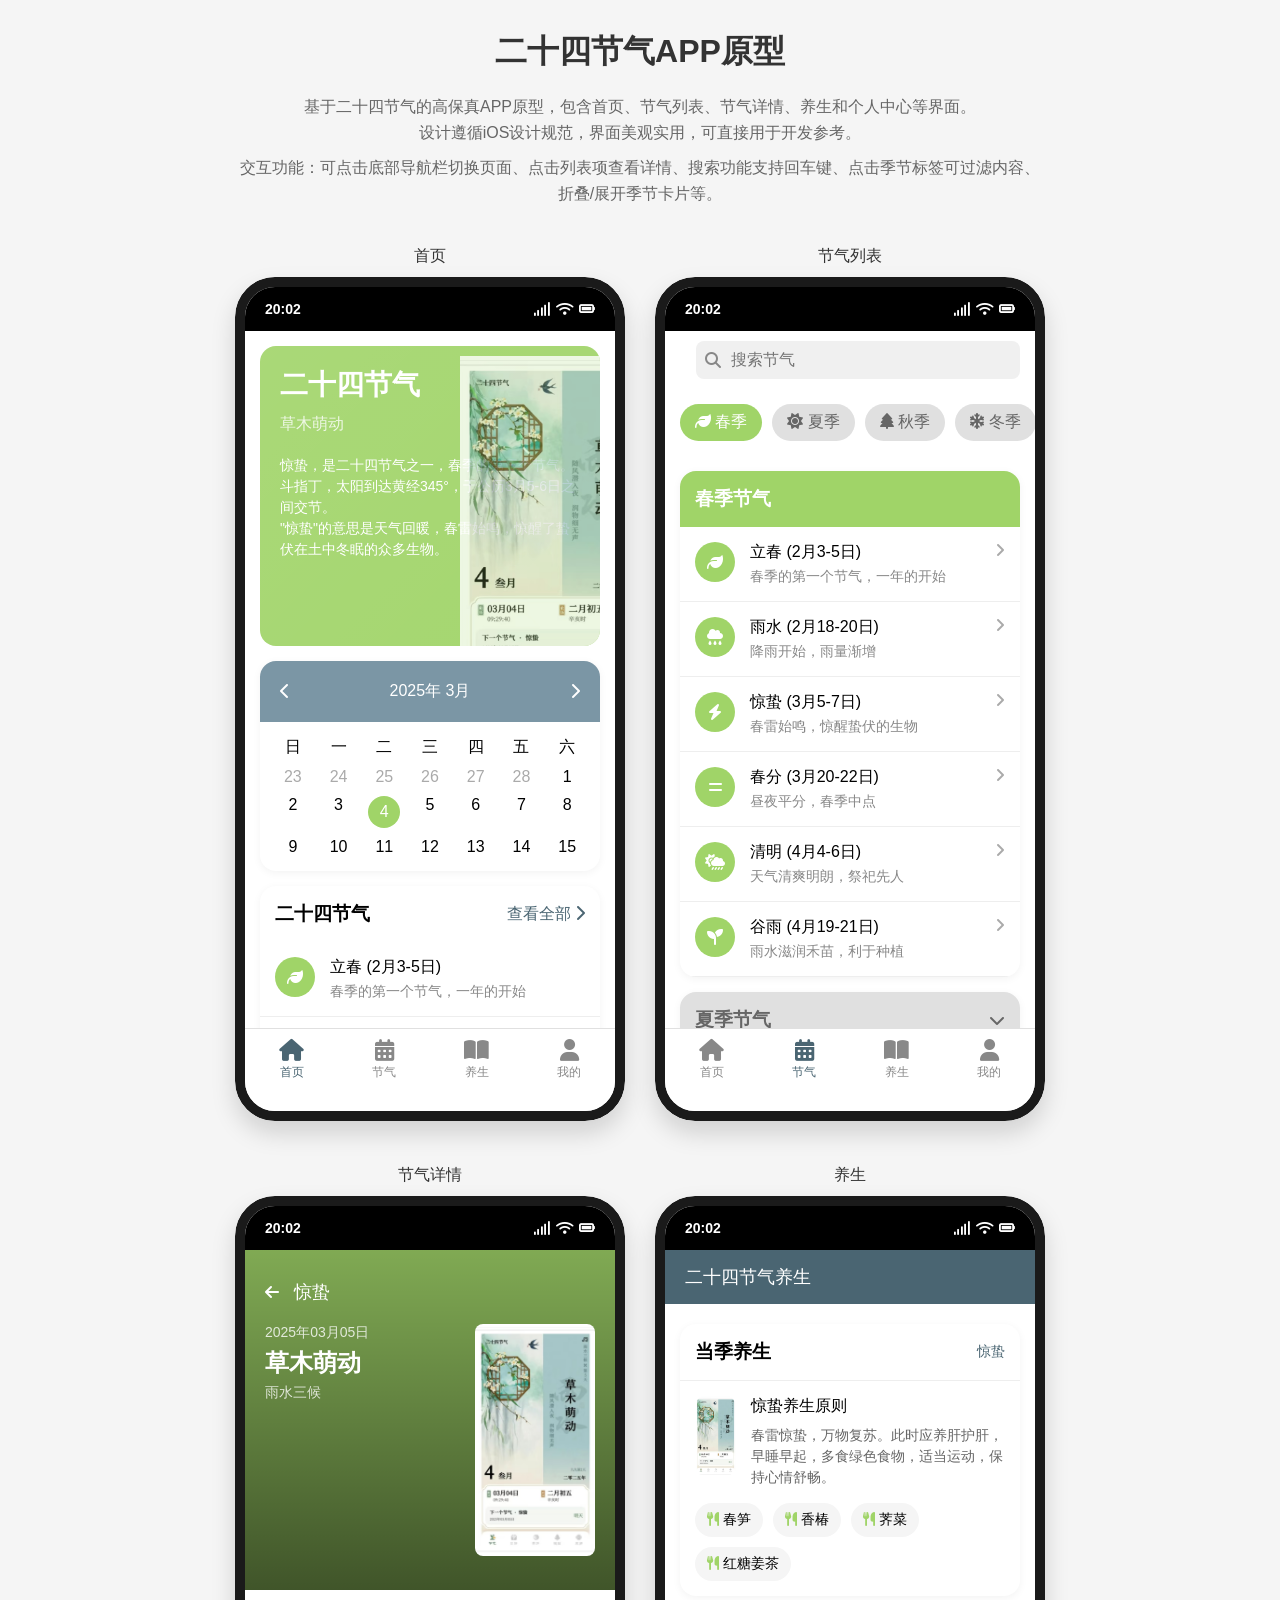
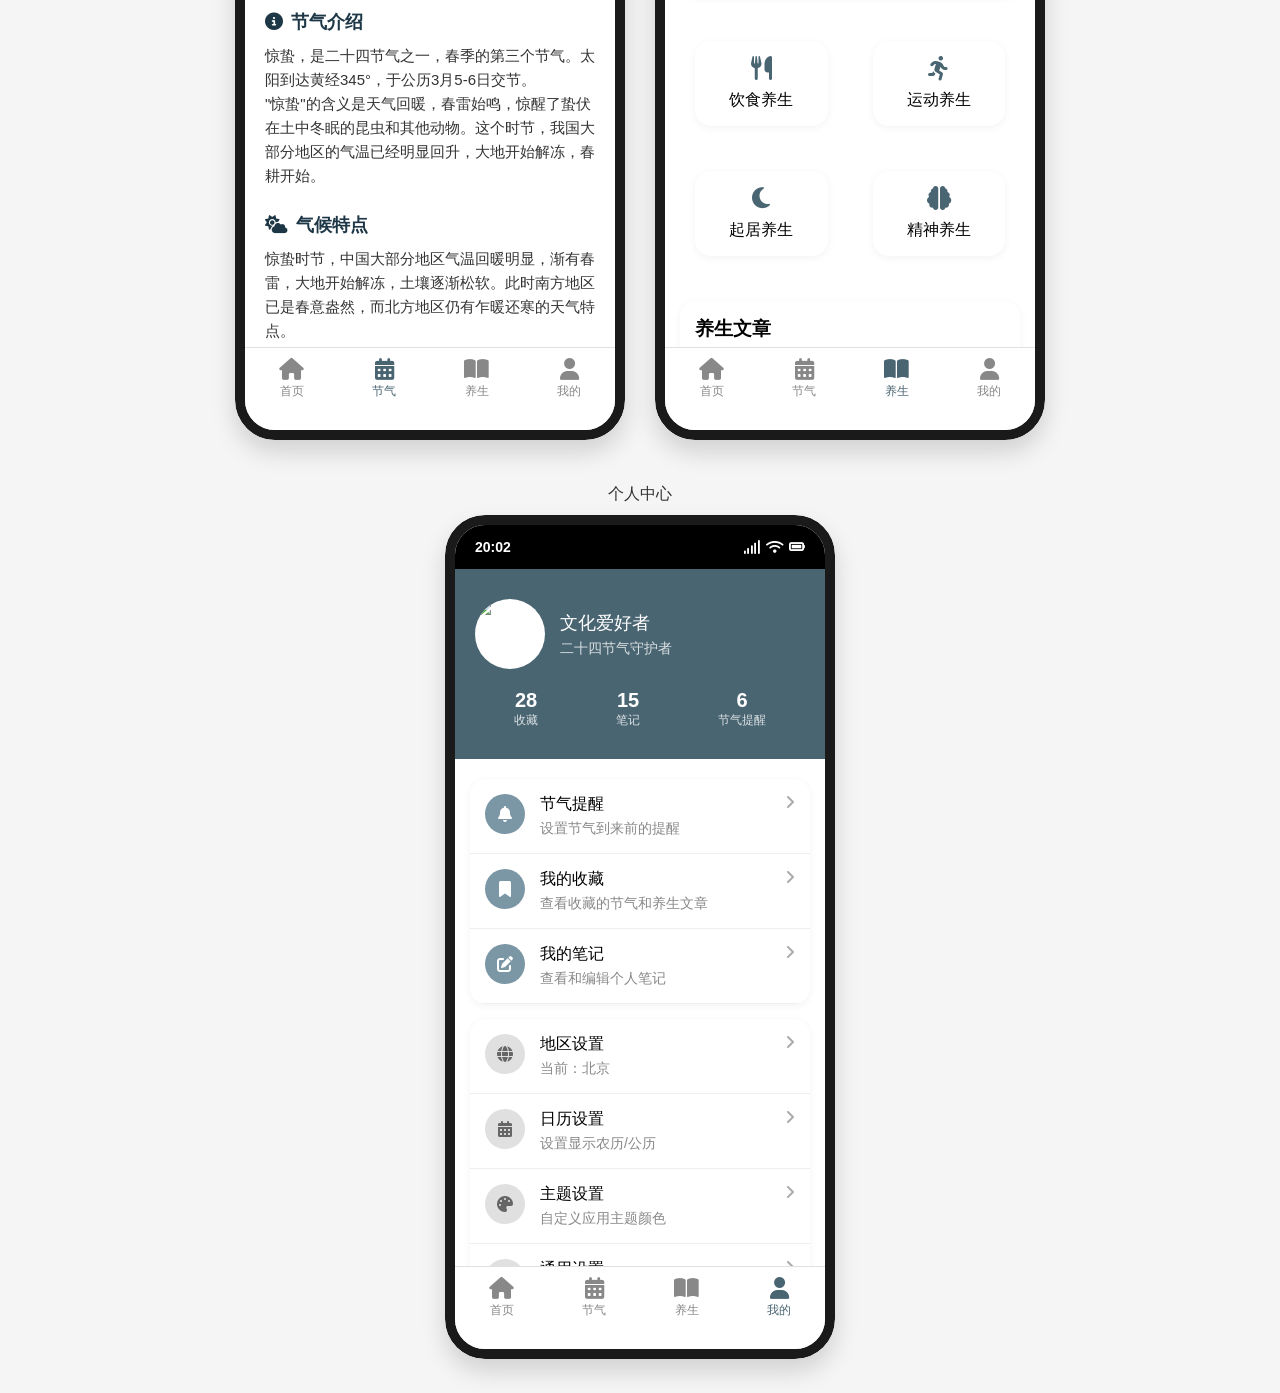
<file: index.html>
<!DOCTYPE html>
<html lang="zh-CN">
<head>
  <meta charset="UTF-8">
  <meta name="viewport" content="width=device-width, initial-scale=1.0">
  <title>二十四节气APP原型</title>
  <style>
    * {
      margin: 0;
      padding: 0;
      box-sizing: border-box;
      font-family: 'PingFang SC', 'Microsoft YaHei', sans-serif;
    }
    
    body {
      background-color: #f5f5f5;
      padding: 30px;
    }
    
    h1 {
      text-align: center;
      margin-bottom: 20px;
      color: #333;
    }
    
    .description {
      max-width: 800px;
      margin: 0 auto 30px;
      text-align: center;
      color: #666;
      line-height: 1.6;
    }
    
    .screens-container {
      display: flex;
      flex-wrap: wrap;
      justify-content: center;
      gap: 30px;
    }
    
    .device-container {
      display: inline-block;
      vertical-align: top;
    }
    
    .screen-title {
      text-align: center;
      margin: 10px 0;
      font-size: 16px;
      color: #333;
      font-weight: 500;
    }

    iframe {
      border: none;
      width: 390px;
      height: 844px;
      background-color: white;
      border-radius: 40px;
      overflow: hidden;
      box-shadow: 0 12px 24px rgba(0, 0, 0, 0.15);
    }
  </style>
</head>
<body>
  <h1>二十四节气APP原型</h1>
  <div class="description">
    <p>基于二十四节气的高保真APP原型，包含首页、节气列表、节气详情、养生和个人中心等界面。</p>
    <p>设计遵循iOS设计规范，界面美观实用，可直接用于开发参考。</p>
    <p style="margin-top: 10px; font-weight: 500;">交互功能：可点击底部导航栏切换页面、点击列表项查看详情、搜索功能支持回车键、点击季节标签可过滤内容、折叠/展开季节卡片等。</p>
  </div>
  
  <div class="screens-container">
    <div class="device-container">
      <div class="screen-title">首页</div>
      <iframe src="screens/home.html" title="首页"></iframe>
    </div>
    
    <div class="device-container">
      <div class="screen-title">节气列表</div>
      <iframe src="screens/jieqi_list.html" title="节气列表"></iframe>
    </div>
    
    <div class="device-container">
      <div class="screen-title">节气详情</div>
      <iframe src="screens/jieqi_detail.html" title="节气详情"></iframe>
    </div>
    
    <div class="device-container">
      <div class="screen-title">养生</div>
      <iframe src="screens/yangsheng.html" title="养生"></iframe>
    </div>
    
    <div class="device-container">
      <div class="screen-title">个人中心</div>
      <iframe src="screens/profile.html" title="个人中心"></iframe>
    </div>
  </div>
</body>
</html>
</file>
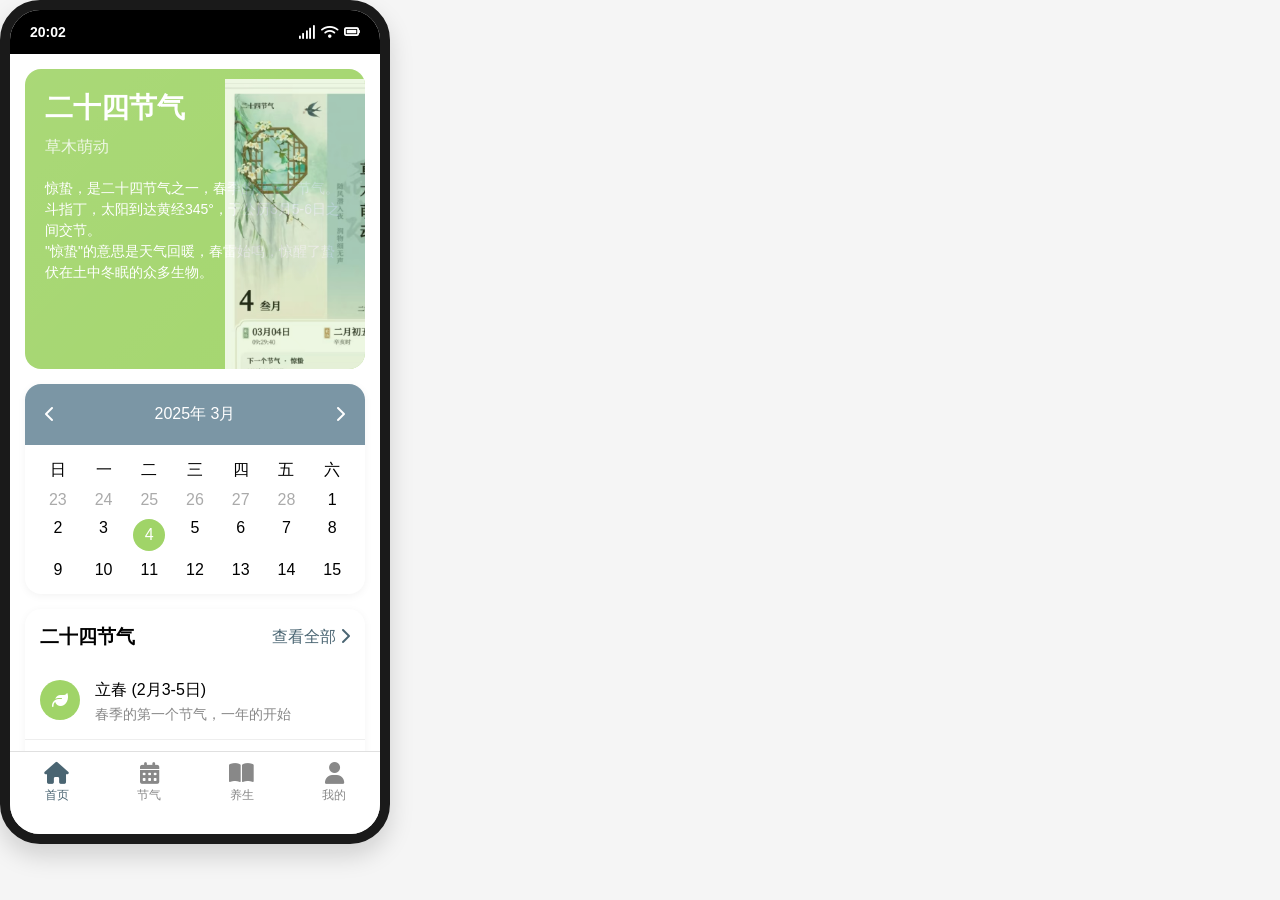
<file: screens/home.html>
<!DOCTYPE html>
<html lang="zh-CN">
<head>
  <meta charset="UTF-8">
  <meta name="viewport" content="width=device-width, initial-scale=1.0">
  <title>首页 - 二十四节气</title>
  <link rel="stylesheet" href="../css/styles.css">
  <link rel="stylesheet" href="https://cdnjs.cloudflare.com/ajax/libs/font-awesome/6.4.0/css/all.min.css">
  <script src="../js/main.js" defer></script>
</head>
<body>
  <div class="device">
    <!-- 状态栏 -->
    <div class="status-bar">
      <div class="time">09:29</div>
      <div class="right">
        <i class="fas fa-signal"></i>
        <i class="fas fa-wifi"></i>
        <i class="fas fa-battery-full"></i>
      </div>
    </div>

    <!-- 内容区域 -->
    <div class="content">
      <!-- 当前节气展示 -->
      <div class="current-solar-term" style="background-color: var(--spring-color);">
        <div class="term-title">二十四节气</div>
        <div class="term-date">草木萌动</div>
        <div class="term-description">
          <p>惊蛰，是二十四节气之一，春季的第三个节气。斗指丁，太阳到达黄经345°，于公历3月5-6日之间交节。</p>
          <p>"惊蛰"的意思是天气回暖，春雷始鸣，惊醒了蛰伏在土中冬眠的众多生物。</p>
        </div>
        <img src="../img/24jieqi_example.png" alt="节气图片" style="position: absolute; right: -40px; top: 10px; width: 180px; height: auto; opacity: 0.8;">
      </div>

      <!-- 日历区域 -->
      <div class="card">
        <div class="calendar-header">
          <div><i class="fas fa-chevron-left"></i></div>
          <div>2025年 3月</div>
          <div><i class="fas fa-chevron-right"></i></div>
        </div>
        <div style="padding: 15px;">
          <!-- 日历网格 - 简化版 -->
          <div style="display: grid; grid-template-columns: repeat(7, 1fr); text-align: center; gap: 10px;">
            <div>日</div>
            <div>一</div>
            <div>二</div>
            <div>三</div>
            <div>四</div>
            <div>五</div>
            <div>六</div>
            <!-- 日期行 -->
            <div style="color: #aaa;">23</div>
            <div style="color: #aaa;">24</div>
            <div style="color: #aaa;">25</div>
            <div style="color: #aaa;">26</div>
            <div style="color: #aaa;">27</div>
            <div style="color: #aaa;">28</div>
            <div>1</div>
            
            <div>2</div>
            <div>3</div>
            <div style="background-color: var(--spring-color); color: white; border-radius: 50%; width: 32px; height: 32px; display: flex; justify-content: center; align-items: center; margin: auto;">4</div>
            <div>5</div>
            <div>6</div>
            <div>7</div>
            <div>8</div>
            
            <div>9</div>
            <div>10</div>
            <div>11</div>
            <div>12</div>
            <div>13</div>
            <div>14</div>
            <div>15</div>
          </div>
        </div>
      </div>

      <!-- 二十四节气列表预览 -->
      <div class="card">
        <div style="padding: 15px; display: flex; justify-content: space-between; align-items: center;">
          <h3>二十四节气</h3>
          <span style="color: var(--primary-color);">查看全部 <i class="fas fa-chevron-right"></i></span>
        </div>
        <div class="list-item">
          <div class="list-item-icon" style="background-color: var(--spring-color); color: white;">
            <i class="fas fa-leaf"></i>
          </div>
          <div class="list-item-content">
            <div class="list-item-title">立春 (2月3-5日)</div>
            <div class="list-item-subtitle">春季的第一个节气，一年的开始</div>
          </div>
        </div>
        <div class="list-item">
          <div class="list-item-icon" style="background-color: var(--spring-color); color: white;">
            <i class="fas fa-cloud-rain"></i>
          </div>
          <div class="list-item-content">
            <div class="list-item-title">雨水 (2月18-20日)</div>
            <div class="list-item-subtitle">降雨开始，雨量渐增</div>
          </div>
        </div>
        <div class="list-item">
          <div class="list-item-icon" style="background-color: var(--spring-color); color: white;">
            <i class="fas fa-bolt"></i>
          </div>
          <div class="list-item-content">
            <div class="list-item-title">惊蛰 (3月5-7日)</div>
            <div class="list-item-subtitle">春雷始鸣，惊醒蛰伏的生物</div>
          </div>
        </div>
      </div>
    </div>

    <!-- 底部导航栏 -->
    <div class="tab-bar">
      <div class="tab-item active">
        <i class="fas fa-home"></i>
        <span>首页</span>
      </div>
      <div class="tab-item">
        <i class="fas fa-calendar-alt"></i>
        <span>节气</span>
      </div>
      <div class="tab-item">
        <i class="fas fa-book-open"></i>
        <span>养生</span>
      </div>
      <div class="tab-item">
        <i class="fas fa-user"></i>
        <span>我的</span>
      </div>
    </div>
  </div>
</body>
</html>
</file>
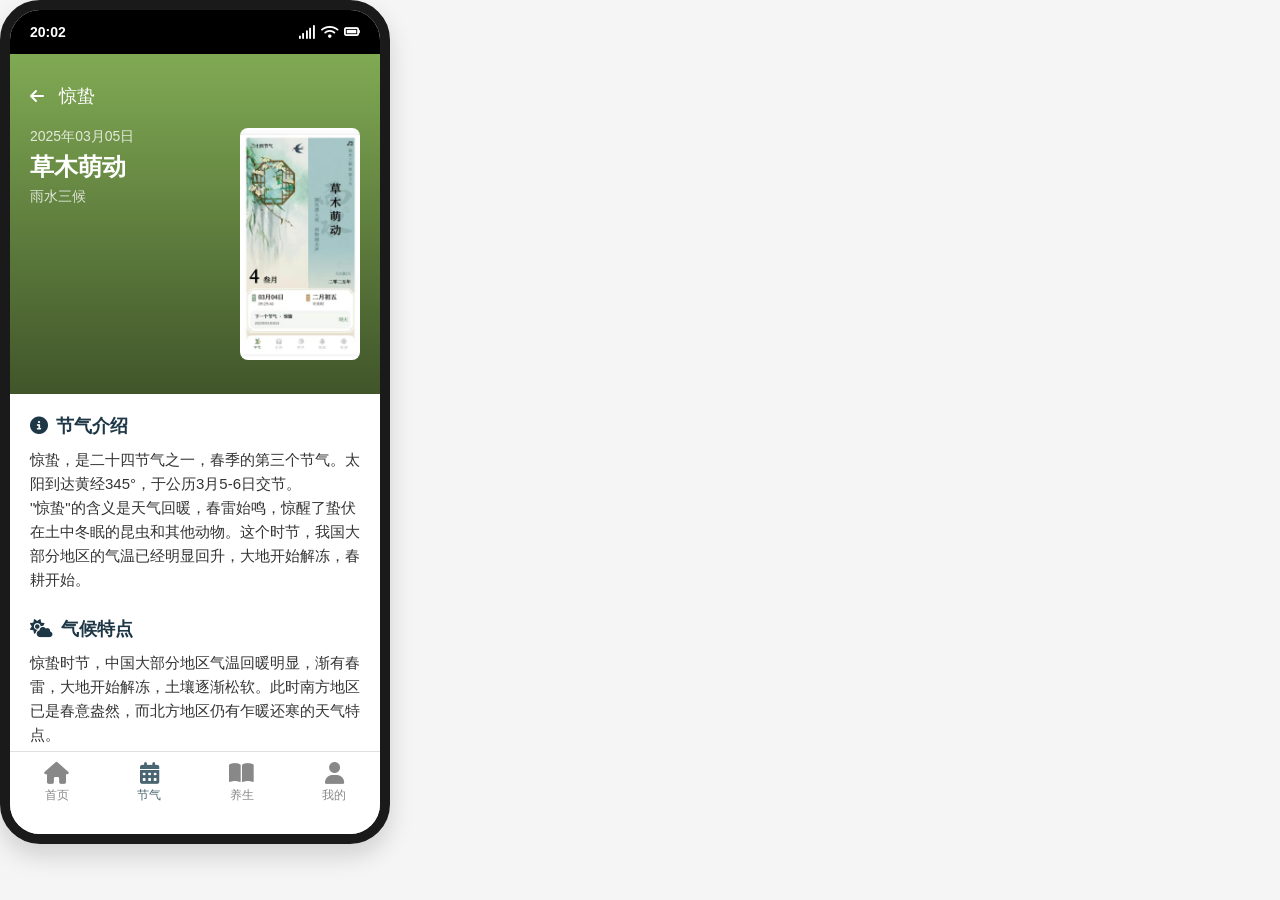
<file: screens/jieqi_detail.html>
<!DOCTYPE html>
<html lang="zh-CN">
<head>
  <meta charset="UTF-8">
  <meta name="viewport" content="width=device-width, initial-scale=1.0">
  <title>惊蛰 - 二十四节气</title>
  <link rel="stylesheet" href="../css/styles.css">
  <link rel="stylesheet" href="https://cdnjs.cloudflare.com/ajax/libs/font-awesome/6.4.0/css/all.min.css">
  <script src="../js/main.js" defer></script>
</head>
<body>
  <div class="device">
    <!-- 状态栏 -->
    <div class="status-bar">
      <div class="time">09:29</div>
      <div class="right">
        <i class="fas fa-signal"></i>
        <i class="fas fa-wifi"></i>
        <i class="fas fa-battery-full"></i>
      </div>
    </div>

    <!-- 内容区域 -->
    <div class="content">
      <!-- 节气详情头部 -->
      <div class="term-detail-header" style="background-color: var(--spring-color);">
        <div class="term-detail-content">
          <div style="display: flex; align-items: center; margin-bottom: 20px;">
            <i class="fas fa-arrow-left" style="margin-right: 15px;"></i>
            <div style="font-size: 18px; font-weight: 500;">惊蛰</div>
          </div>
          <div style="display: flex;">
            <div style="flex: 1;">
              <div style="font-size: 14px; opacity: 0.8; margin-bottom: 5px;">2025年03月05日</div>
              <div style="font-size: 24px; font-weight: bold; margin-bottom: 5px;">草木萌动</div>
              <div style="font-size: 14px; opacity: 0.8;">雨水三候</div>
            </div>
            <div>
              <img src="../img/24jieqi_example.png" alt="惊蛰节气图" style="width: 120px; height: auto; border-radius: 8px;">
            </div>
          </div>
        </div>
      </div>

      <!-- 节气详情内容 -->
      <div class="term-detail-body">
        <div class="detail-section">
          <div class="detail-section-title">
            <i class="fas fa-info-circle"></i> 节气介绍
          </div>
          <div class="detail-text">
            <p>惊蛰，是二十四节气之一，春季的第三个节气。太阳到达黄经345°，于公历3月5-6日交节。</p>
            <p>"惊蛰"的含义是天气回暖，春雷始鸣，惊醒了蛰伏在土中冬眠的昆虫和其他动物。这个时节，我国大部分地区的气温已经明显回升，大地开始解冻，春耕开始。</p>
          </div>
        </div>

        <div class="detail-section">
          <div class="detail-section-title">
            <i class="fas fa-cloud-sun"></i> 气候特点
          </div>
          <div class="detail-text">
            <p>惊蛰时节，中国大部分地区气温回暖明显，渐有春雷，大地开始解冻，土壤逐渐松软。此时南方地区已是春意盎然，而北方地区仍有乍暖还寒的天气特点。</p>
            <p>平均气温：华北地区5-8℃，长江流域10-13℃，华南地区15-18℃</p>
            <p>降水：南方地区降水开始增多，雨量渐增；北方地区降水较少</p>
          </div>
        </div>

        <div class="detail-section">
          <div class="detail-section-title">
            <i class="fas fa-seedling"></i> 农事活动
          </div>
          <div class="detail-text">
            <p>惊蛰是春耕的重要节气，农谚有"仲春之月，挺重以耕"之说。在这个时节，农民开始忙于春播、育秧等农事活动。</p>
            <p>主要农事活动：</p>
            <ul style="padding-left: 20px; margin-top: 5px;">
              <li>春耕开始，播种春小麦、大豆等作物</li>
              <li>南方地区进行水稻育秧</li>
              <li>果树管理：早春修剪、病虫害防治</li>
              <li>蔬菜种植：可播种青菜、萝卜、茼蒿等耐寒蔬菜</li>
            </ul>
          </div>
        </div>

        <div class="detail-section">
          <div class="detail-section-title">
            <i class="fas fa-utensils"></i> 饮食养生
          </div>
          <div class="detail-text">
            <p>惊蛰时节，气温回升但变化多端，养生应以调和阴阳、顺应春气为主。饮食宜清淡，多食新鲜蔬果，适当进食具有疏肝解郁功效的食物。</p>
            <p>推荐食物：</p>
            <ul style="padding-left: 20px; margin-top: 5px;">
              <li>应季蔬菜：春笋、香椿、荠菜</li>
              <li>温补食品：红糖姜茶、韭菜炒鸡蛋</li>
              <li>时令水果：草莓、樱桃</li>
            </ul>
            <p>传统食俗：惊蛰时节有吃梨的习俗，以润肺清燥；还有吃"惊蛰饼"、炒豆子的风俗。</p>
          </div>
        </div>

        <div class="detail-section">
          <div class="detail-section-title">
            <i class="fas fa-heart"></i> 养生建议
          </div>
          <div class="detail-text">
            <p>惊蛰时节的养生，应重视以下几点：</p>
            <ul style="padding-left: 20px; margin-top: 5px;">
              <li>起居调养：早睡早起，顺应春阳，适当户外活动</li>
              <li>运动养生：宜进行舒缓的运动，如散步、太极、八段锦等</li>
              <li>精神调养：保持愉悦心情，避免情绪激动、暴躁</li>
              <li>预防疾病：注意气温变化，预防感冒与过敏性疾病</li>
            </ul>
          </div>
        </div>

        <div class="detail-section">
          <div class="detail-section-title">
            <i class="fas fa-bookmark"></i> 民俗文化
          </div>
          <div class="detail-text">
            <p>惊蛰节气有丰富的民俗活动和文化内涵：</p>
            <ul style="padding-left: 20px; margin-top: 5px;">
              <li>打春：在门前放鞭炮，以驱除"百虫"</li>
              <li>祭白虎：古时有这一天祭祀白虎以避凶祸的习俗</li>
              <li>吃梨：惊蛰吃梨可以清热润燥</li>
              <li>祭田神：一些地区有祭祀田神以保佑农事丰收的习俗</li>
            </ul>
            <p>与惊蛰相关的诗句：</p>
            <p style="font-style: italic; margin-top: 5px;">"春雷响，万物长，惊蛰时节闹春忙。"</p>
          </div>
        </div>
      </div>
    </div>

    <!-- 底部导航栏 -->
    <div class="tab-bar">
      <div class="tab-item">
        <i class="fas fa-home"></i>
        <span>首页</span>
      </div>
      <div class="tab-item active">
        <i class="fas fa-calendar-alt"></i>
        <span>节气</span>
      </div>
      <div class="tab-item">
        <i class="fas fa-book-open"></i>
        <span>养生</span>
      </div>
      <div class="tab-item">
        <i class="fas fa-user"></i>
        <span>我的</span>
      </div>
    </div>
  </div>
</body>
</html>
</file>
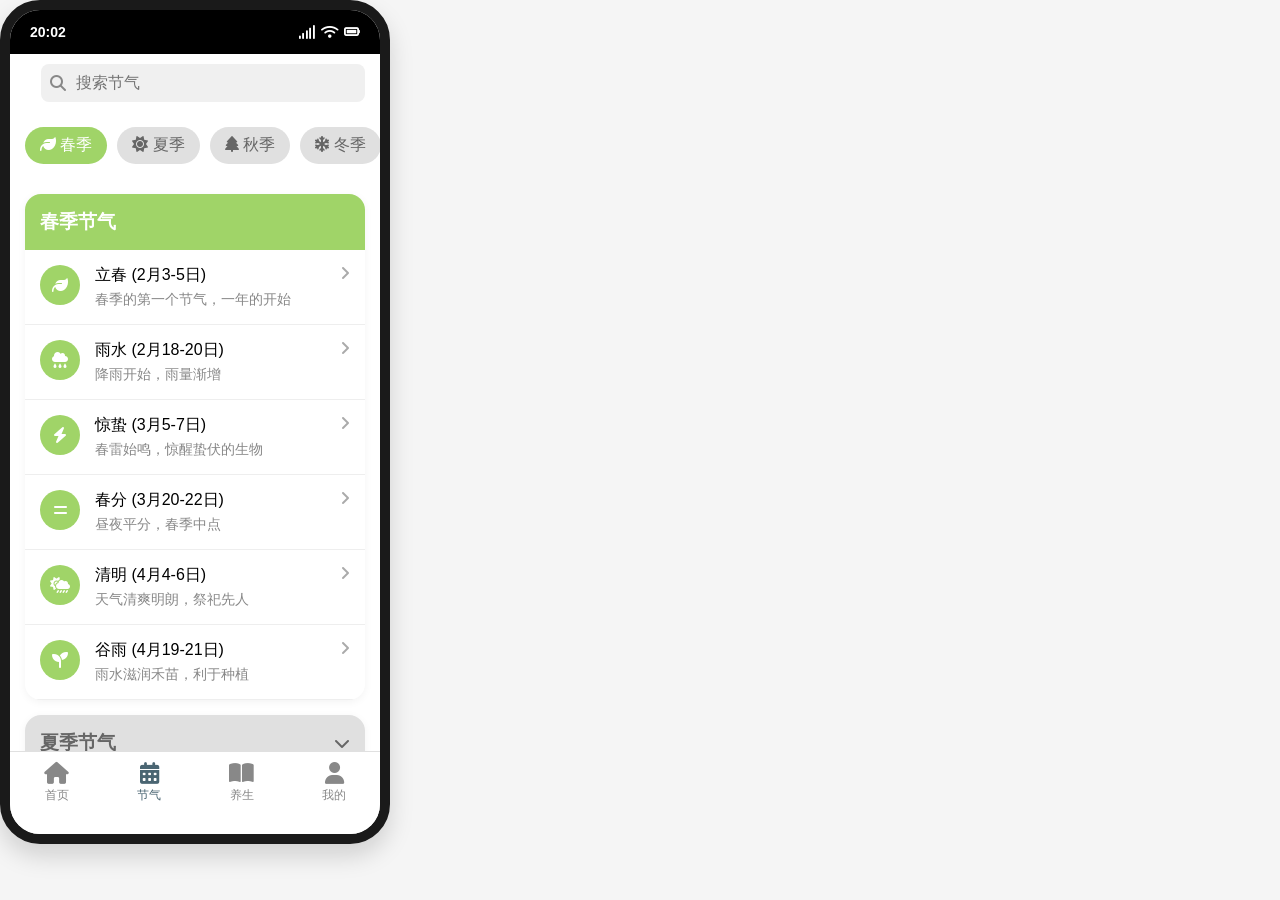
<file: screens/jieqi_list.html>
<!DOCTYPE html>
<html lang="zh-CN">
<head>
  <meta charset="UTF-8">
  <meta name="viewport" content="width=device-width, initial-scale=1.0">
  <title>节气列表 - 二十四节气</title>
  <link rel="stylesheet" href="../css/styles.css">
  <link rel="stylesheet" href="https://cdnjs.cloudflare.com/ajax/libs/font-awesome/6.4.0/css/all.min.css">
  <script src="../js/main.js" defer></script>
</head>
<body>
  <div class="device">
    <!-- 状态栏 -->
    <div class="status-bar">
      <div class="time">09:29</div>
      <div class="right">
        <i class="fas fa-signal"></i>
        <i class="fas fa-wifi"></i>
        <i class="fas fa-battery-full"></i>
      </div>
    </div>

    <!-- 内容区域 -->
    <div class="content">
      <!-- 搜索栏 -->
      <div class="search-bar">
        <i class="fas fa-search search-icon"></i>
        <input type="text" class="search-input" placeholder="搜索节气">
      </div>

      <!-- 季节标签 -->
      <div style="display: flex; padding: 15px; gap: 10px; overflow-x: auto;">
        <div style="padding: 8px 15px; background-color: var(--spring-color); color: white; border-radius: 20px; white-space: nowrap;">
          <i class="fas fa-leaf"></i> 春季
        </div>
        <div style="padding: 8px 15px; background-color: #e0e0e0; color: #666; border-radius: 20px; white-space: nowrap;">
          <i class="fas fa-sun"></i> 夏季
        </div>
        <div style="padding: 8px 15px; background-color: #e0e0e0; color: #666; border-radius: 20px; white-space: nowrap;">
          <i class="fas fa-tree"></i> 秋季
        </div>
        <div style="padding: 8px 15px; background-color: #e0e0e0; color: #666; border-radius: 20px; white-space: nowrap;">
          <i class="fas fa-snowflake"></i> 冬季
        </div>
      </div>

      <!-- 春季节气列表 -->
      <div class="card">
        <div style="padding: 15px; background-color: var(--spring-color); color: white;">
          <h3>春季节气</h3>
        </div>
        
        <div class="list-item">
          <div class="list-item-icon" style="background-color: var(--spring-color); color: white;">
            <i class="fas fa-leaf"></i>
          </div>
          <div class="list-item-content">
            <div class="list-item-title">立春 (2月3-5日)</div>
            <div class="list-item-subtitle">春季的第一个节气，一年的开始</div>
          </div>
          <div style="color: #aaa;">
            <i class="fas fa-angle-right"></i>
          </div>
        </div>
        
        <div class="list-item">
          <div class="list-item-icon" style="background-color: var(--spring-color); color: white;">
            <i class="fas fa-cloud-rain"></i>
          </div>
          <div class="list-item-content">
            <div class="list-item-title">雨水 (2月18-20日)</div>
            <div class="list-item-subtitle">降雨开始，雨量渐增</div>
          </div>
          <div style="color: #aaa;">
            <i class="fas fa-angle-right"></i>
          </div>
        </div>
        
        <div class="list-item">
          <div class="list-item-icon" style="background-color: var(--spring-color); color: white;">
            <i class="fas fa-bolt"></i>
          </div>
          <div class="list-item-content">
            <div class="list-item-title">惊蛰 (3月5-7日)</div>
            <div class="list-item-subtitle">春雷始鸣，惊醒蛰伏的生物</div>
          </div>
          <div style="color: #aaa;">
            <i class="fas fa-angle-right"></i>
          </div>
        </div>
        
        <div class="list-item">
          <div class="list-item-icon" style="background-color: var(--spring-color); color: white;">
            <i class="fas fa-equals"></i>
          </div>
          <div class="list-item-content">
            <div class="list-item-title">春分 (3月20-22日)</div>
            <div class="list-item-subtitle">昼夜平分，春季中点</div>
          </div>
          <div style="color: #aaa;">
            <i class="fas fa-angle-right"></i>
          </div>
        </div>
        
        <div class="list-item">
          <div class="list-item-icon" style="background-color: var(--spring-color); color: white;">
            <i class="fas fa-cloud-sun-rain"></i>
          </div>
          <div class="list-item-content">
            <div class="list-item-title">清明 (4月4-6日)</div>
            <div class="list-item-subtitle">天气清爽明朗，祭祀先人</div>
          </div>
          <div style="color: #aaa;">
            <i class="fas fa-angle-right"></i>
          </div>
        </div>
        
        <div class="list-item">
          <div class="list-item-icon" style="background-color: var(--spring-color); color: white;">
            <i class="fas fa-seedling"></i>
          </div>
          <div class="list-item-content">
            <div class="list-item-title">谷雨 (4月19-21日)</div>
            <div class="list-item-subtitle">雨水滋润禾苗，利于种植</div>
          </div>
          <div style="color: #aaa;">
            <i class="fas fa-angle-right"></i>
          </div>
        </div>
      </div>
      
      <!-- 其他季节的卡片可以折叠起来 -->
      <div class="card">
        <div style="padding: 15px; background-color: #e0e0e0; color: #666; display: flex; justify-content: space-between; align-items: center;">
          <h3>夏季节气</h3>
          <i class="fas fa-chevron-down"></i>
        </div>
      </div>
      
      <div class="card">
        <div style="padding: 15px; background-color: #e0e0e0; color: #666; display: flex; justify-content: space-between; align-items: center;">
          <h3>秋季节气</h3>
          <i class="fas fa-chevron-down"></i>
        </div>
      </div>
      
      <div class="card">
        <div style="padding: 15px; background-color: #e0e0e0; color: #666; display: flex; justify-content: space-between; align-items: center;">
          <h3>冬季节气</h3>
          <i class="fas fa-chevron-down"></i>
        </div>
      </div>
    </div>

    <!-- 底部导航栏 -->
    <div class="tab-bar">
      <div class="tab-item">
        <i class="fas fa-home"></i>
        <span>首页</span>
      </div>
      <div class="tab-item active">
        <i class="fas fa-calendar-alt"></i>
        <span>节气</span>
      </div>
      <div class="tab-item">
        <i class="fas fa-book-open"></i>
        <span>养生</span>
      </div>
      <div class="tab-item">
        <i class="fas fa-user"></i>
        <span>我的</span>
      </div>
    </div>
  </div>
</body>
</html>
</file>
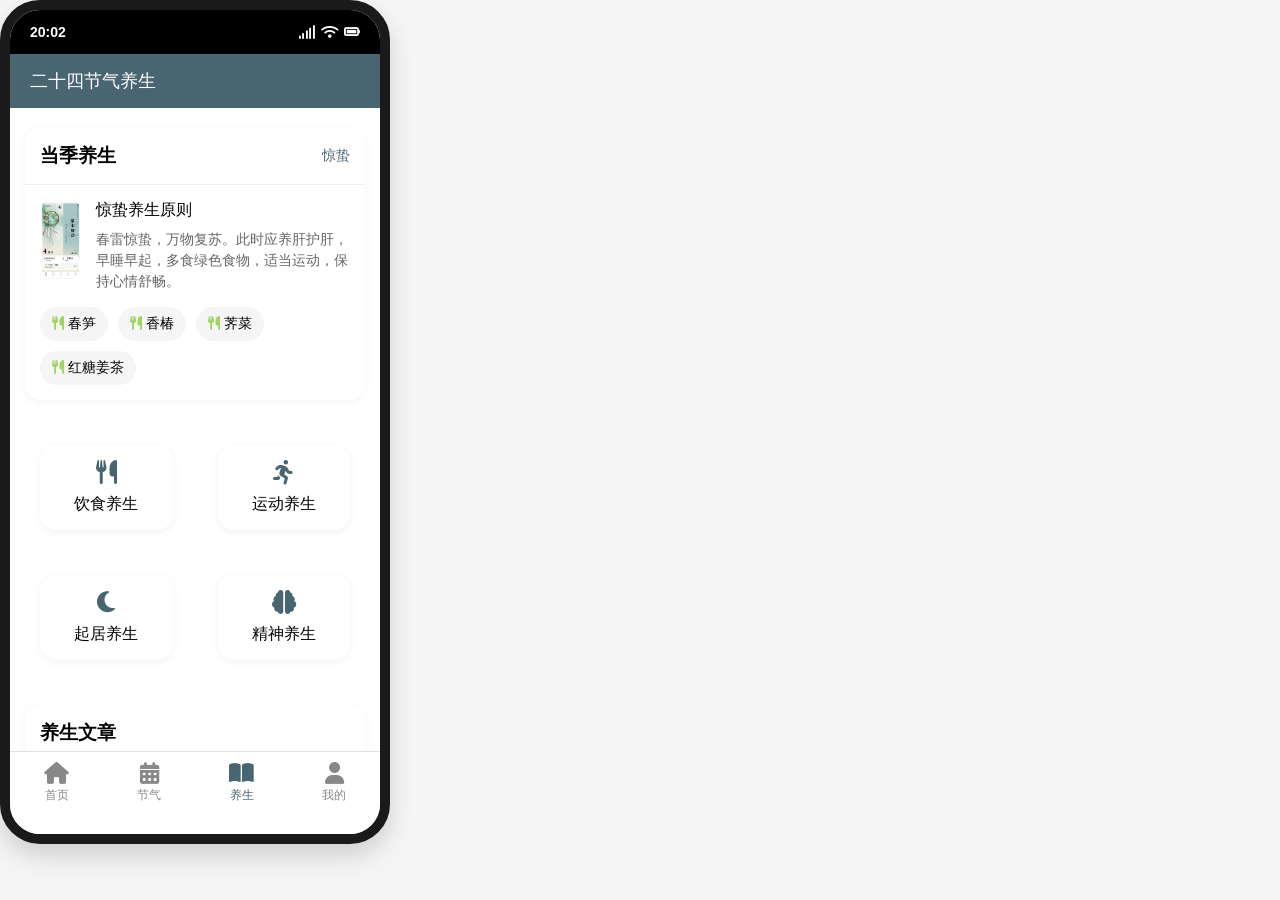
<file: screens/yangsheng.html>
<!DOCTYPE html>
<html lang="zh-CN">
<head>
  <meta charset="UTF-8">
  <meta name="viewport" content="width=device-width, initial-scale=1.0">
  <title>养生 - 二十四节气</title>
  <link rel="stylesheet" href="../css/styles.css">
  <link rel="stylesheet" href="https://cdnjs.cloudflare.com/ajax/libs/font-awesome/6.4.0/css/all.min.css">
  <script src="../js/main.js" defer></script>
</head>
<body>
  <div class="device">
    <!-- 状态栏 -->
    <div class="status-bar">
      <div class="time">09:29</div>
      <div class="right">
        <i class="fas fa-signal"></i>
        <i class="fas fa-wifi"></i>
        <i class="fas fa-battery-full"></i>
      </div>
    </div>

    <!-- 内容区域 -->
    <div class="content">
      <!-- 顶部标题 -->
      <div style="background-color: var(--primary-color); color: white; padding: 15px 20px; font-size: 18px; font-weight: 500;">
        二十四节气养生
      </div>

      <!-- 当前节气养生指南 -->
      <div class="card" style="margin-top: 20px;">
        <div style="padding: 15px; border-bottom: 1px solid #eee; display: flex; justify-content: space-between; align-items: center;">
          <h3>当季养生</h3>
          <span style="color: var(--primary-color); font-size: 14px;">惊蛰</span>
        </div>
        <div style="padding: 15px;">
          <div style="display: flex; margin-bottom: 15px;">
            <img src="../img/24jieqi_example.png" alt="惊蛰养生" style="width: 80px; height: 80px; border-radius: 10px; object-fit: cover; margin-right: 15px;">
            <div>
              <div style="font-size: 16px; font-weight: 500; margin-bottom: 8px;">惊蛰养生原则</div>
              <div style="font-size: 14px; color: #666; line-height: 1.5;">
                春雷惊蛰，万物复苏。此时应养肝护肝，早睡早起，多食绿色食物，适当运动，保持心情舒畅。
              </div>
            </div>
          </div>
          <div style="display: flex; flex-wrap: wrap; gap: 10px;">
            <div style="background-color: #f5f5f5; padding: 8px 12px; border-radius: 20px; font-size: 14px;">
              <i class="fas fa-utensils" style="color: var(--spring-color);"></i> 春笋
            </div>
            <div style="background-color: #f5f5f5; padding: 8px 12px; border-radius: 20px; font-size: 14px;">
              <i class="fas fa-utensils" style="color: var(--spring-color);"></i> 香椿
            </div>
            <div style="background-color: #f5f5f5; padding: 8px 12px; border-radius: 20px; font-size: 14px;">
              <i class="fas fa-utensils" style="color: var(--spring-color);"></i> 荠菜
            </div>
            <div style="background-color: #f5f5f5; padding: 8px 12px; border-radius: 20px; font-size: 14px;">
              <i class="fas fa-utensils" style="color: var(--spring-color);"></i> 红糖姜茶
            </div>
          </div>
        </div>
      </div>

      <!-- 养生分类 -->
      <div style="display: grid; grid-template-columns: 1fr 1fr; gap: 15px; padding: 15px;">
        <div class="card" style="padding: 15px; text-align: center;">
          <i class="fas fa-utensils" style="font-size: 24px; color: var(--primary-color); margin-bottom: 10px;"></i>
          <div style="font-size: 16px; font-weight: 500;">饮食养生</div>
        </div>
        <div class="card" style="padding: 15px; text-align: center;">
          <i class="fas fa-running" style="font-size: 24px; color: var(--primary-color); margin-bottom: 10px;"></i>
          <div style="font-size: 16px; font-weight: 500;">运动养生</div>
        </div>
        <div class="card" style="padding: 15px; text-align: center;">
          <i class="fas fa-moon" style="font-size: 24px; color: var(--primary-color); margin-bottom: 10px;"></i>
          <div style="font-size: 16px; font-weight: 500;">起居养生</div>
        </div>
        <div class="card" style="padding: 15px; text-align: center;">
          <i class="fas fa-brain" style="font-size: 24px; color: var(--primary-color); margin-bottom: 10px;"></i>
          <div style="font-size: 16px; font-weight: 500;">精神养生</div>
        </div>
      </div>

      <!-- 养生文章列表 -->
      <div class="card">
        <div style="padding: 15px; border-bottom: 1px solid #eee;">
          <h3>养生文章</h3>
        </div>
        <div class="list-item">
          <div class="list-item-icon" style="background-color: var(--spring-color); color: white;">
            <i class="fas fa-spa"></i>
          </div>
          <div class="list-item-content">
            <div class="list-item-title">春季养肝正当时：惊蛰养生指南</div>
            <div class="list-item-subtitle">惊蛰时节，气温回升，但变化多端，如何科学养生？</div>
          </div>
          <div style="color: #aaa;">
            <i class="fas fa-angle-right"></i>
          </div>
        </div>
        <div class="list-item">
          <div class="list-item-icon" style="background-color: var(--spring-color); color: white;">
            <i class="fas fa-utensils"></i>
          </div>
          <div class="list-item-content">
            <div class="list-item-title">惊蛰时节的传统食养方</div>
            <div class="list-item-subtitle">五款适合惊蛰节气的传统养生食谱</div>
          </div>
          <div style="color: #aaa;">
            <i class="fas fa-angle-right"></i>
          </div>
        </div>
        <div class="list-item">
          <div class="list-item-icon" style="background-color: var(--spring-color); color: white;">
            <i class="fas fa-seedling"></i>
          </div>
          <div class="list-item-content">
            <div class="list-item-title">春天养生，这些中药不可少</div>
            <div class="list-item-subtitle">春季养生常用中药材及其功效</div>
          </div>
          <div style="color: #aaa;">
            <i class="fas fa-angle-right"></i>
          </div>
        </div>
        <div class="list-item">
          <div class="list-item-icon" style="background-color: var(--spring-color); color: white;">
            <i class="fas fa-user-md"></i>
          </div>
          <div class="list-item-content">
            <div class="list-item-title">古人如何过惊蛰？传统节气养生智慧</div>
            <div class="list-item-subtitle">探索传统节气文化中的养生智慧</div>
          </div>
          <div style="color: #aaa;">
            <i class="fas fa-angle-right"></i>
          </div>
        </div>
      </div>

      <!-- 养生小贴士 -->
      <div class="card" style="margin: 15px; margin-bottom: 30px;">
        <div style="padding: 15px; border-bottom: 1px solid #eee;">
          <h3>养生小贴士</h3>
        </div>
        <div style="padding: 15px; display: flex; flex-direction: column; gap: 15px;">
          <div style="display: flex; align-items: flex-start;">
            <div style="width: 24px; height: 24px; border-radius: 12px; background-color: var(--spring-color); color: white; display: flex; justify-content: center; align-items: center; margin-right: 10px;">1</div>
            <div style="font-size: 14px; line-height: 1.5;">
              惊蛰时节，春风送暖，但早晚温差大，注意适时增减衣物，预防感冒。
            </div>
          </div>
          <div style="display: flex; align-items: flex-start;">
            <div style="width: 24px; height: 24px; border-radius: 12px; background-color: var(--spring-color); color: white; display: flex; justify-content: center; align-items: center; margin-right: 10px;">2</div>
            <div style="font-size: 14px; line-height: 1.5;">
              春季肝气旺盛，易怒伤肝，保持良好心态，避免情绪激动。
            </div>
          </div>
          <div style="display: flex; align-items: flex-start;">
            <div style="width: 24px; height: 24px; border-radius: 12px; background-color: var(--spring-color); color: white; display: flex; justify-content: center; align-items: center; margin-right: 10px;">3</div>
            <div style="font-size: 14px; line-height: 1.5;">
              每天坚持户外活动30分钟，呼吸新鲜空气，促进气血运行。
            </div>
          </div>
        </div>
      </div>
    </div>

    <!-- 底部导航栏 -->
    <div class="tab-bar">
      <div class="tab-item">
        <i class="fas fa-home"></i>
        <span>首页</span>
      </div>
      <div class="tab-item">
        <i class="fas fa-calendar-alt"></i>
        <span>节气</span>
      </div>
      <div class="tab-item active">
        <i class="fas fa-book-open"></i>
        <span>养生</span>
      </div>
      <div class="tab-item">
        <i class="fas fa-user"></i>
        <span>我的</span>
      </div>
    </div>
  </div>
</body>
</html>
</file>
<file: css/styles.css>
:root {
  --primary-color: #4A6572;
  --primary-light: #7b96a5;
  --primary-dark: #1e3747;
  --secondary-color: #9ea8ac;
  --text-on-primary: #ffffff;
  --text-on-secondary: #000000;
  --background-color: #f5f5f5;
  --surface-color: #ffffff;
  --error-color: #b00020;
  
  /* 节气相关颜色 */
  --spring-color: #A0D468; /* 春 */
  --summer-color: #4FC1E9; /* 夏 */
  --autumn-color: #FFCE54; /* 秋 */
  --winter-color: #AC92EC; /* 冬 */
}

* {
  margin: 0;
  padding: 0;
  box-sizing: border-box;
  font-family: 'PingFang SC', 'Noto Sans SC', 'Microsoft YaHei', sans-serif;
}

body {
  background-color: var(--background-color);
}

/* 设备模拟 */
.device-container {
  display: inline-block;
  margin: 20px;
  vertical-align: top;
}

.device {
  width: 390px;
  height: 844px;
  background-color: var(--surface-color);
  border-radius: 40px;
  overflow: hidden;
  position: relative;
  box-shadow: 0 12px 24px rgba(0, 0, 0, 0.15);
  border: 10px solid #1a1a1a;
}

.screen-title {
  text-align: center;
  margin: 10px 0;
  font-size: 16px;
  color: #333;
}

/* 状态栏 */
.status-bar {
  height: 44px;
  width: 100%;
  background-color: #000;
  color: white;
  display: flex;
  justify-content: space-between;
  padding: 0 20px;
  align-items: center;
  font-size: 14px;
  position: relative;
}

.status-bar .time {
  font-weight: 600;
}

.status-bar .right {
  display: flex;
  align-items: center;
}

.status-bar .right i {
  margin-left: 5px;
}

/* 底部导航栏 */
.tab-bar {
  height: 83px;
  width: 100%;
  background-color: rgba(255, 255, 255, 0.95);
  border-top: 1px solid #e0e0e0;
  position: absolute;
  bottom: 0;
  display: flex;
  justify-content: space-around;
  align-items: center;
  padding-bottom: 20px;
}

.tab-item {
  display: flex;
  flex-direction: column;
  align-items: center;
  color: #888;
  font-size: 12px;
}

.tab-item.active {
  color: var(--primary-color);
}

.tab-item i {
  font-size: 22px;
  margin-bottom: 3px;
}

/* 内容区域 */
.content {
  height: calc(100% - 44px - 83px);
  overflow-y: auto;
  position: relative;
}

/* 组件样式 */
.card {
  background-color: var(--surface-color);
  border-radius: 16px;
  margin: 15px;
  overflow: hidden;
  box-shadow: 0 2px 8px rgba(0, 0, 0, 0.05);
}

.btn {
  padding: 12px 20px;
  background-color: var(--primary-color);
  color: var(--text-on-primary);
  border: none;
  border-radius: 8px;
  font-size: 16px;
  font-weight: 500;
  cursor: pointer;
}

.btn-secondary {
  background-color: var(--secondary-color);
  color: var(--text-on-secondary);
}

/* 特定页面样式 */
/* 主页日历样式 */
.calendar-header {
  display: flex;
  justify-content: space-between;
  align-items: center;
  padding: 20px;
  background-color: var(--primary-light);
  color: white;
}

.current-solar-term {
  background-image: linear-gradient(135deg, rgba(255,255,255,0.1), rgba(255,255,255,0.05));
  border-radius: 16px;
  padding: 20px;
  margin: 15px;
  color: var(--text-on-primary);
  position: relative;
  overflow: hidden;
  min-height: 300px;
}

.current-solar-term-bg {
  position: absolute;
  top: 0;
  left: 0;
  width: 100%;
  height: 100%;
  z-index: -1;
  opacity: 0.9;
}

.term-title {
  font-size: 28px;
  font-weight: bold;
  margin-bottom: 10px;
}

.term-date {
  font-size: 16px;
  opacity: 0.8;
  margin-bottom: 20px;
}

.term-description {
  font-size: 14px;
  line-height: 1.5;
}

/* 列表样式 */
.list-item {
  display: flex;
  padding: 15px;
  border-bottom: 1px solid #eeeeee;
}

.list-item-icon {
  width: 40px;
  height: 40px;
  border-radius: 20px;
  background-color: #f0f0f0;
  display: flex;
  justify-content: center;
  align-items: center;
  margin-right: 15px;
}

.list-item-content {
  flex: 1;
}

.list-item-title {
  font-size: 16px;
  font-weight: 500;
  margin-bottom: 5px;
}

.list-item-subtitle {
  font-size: 14px;
  color: #888;
}

/* 详情页面样式 */
.term-detail-header {
  padding: 30px 20px;
  background-size: cover;
  background-position: center;
  color: white;
  position: relative;
}

.term-detail-header::before {
  content: '';
  position: absolute;
  top: 0;
  left: 0;
  width: 100%;
  height: 100%;
  background: linear-gradient(to bottom, rgba(0,0,0,0.2), rgba(0,0,0,0.6));
}

.term-detail-content {
  position: relative;
  z-index: 1;
}

.term-detail-body {
  padding: 20px;
}

.detail-section {
  margin-bottom: 25px;
}

.detail-section-title {
  font-size: 18px;
  font-weight: 600;
  margin-bottom: 10px;
  color: var(--primary-dark);
  display: flex;
  align-items: center;
}

.detail-section-title i {
  margin-right: 8px;
}

.detail-text {
  font-size: 15px;
  line-height: 1.6;
  color: #333;
}

/* 搜索框样式 */
.search-bar {
  padding: 10px 15px;
  display: flex;
  align-items: center;
  background-color: var(--surface-color);
}

.search-input {
  flex: 1;
  border: none;
  background-color: #f0f0f0;
  border-radius: 8px;
  padding: 10px 15px;
  font-size: 16px;
  padding-left: 35px;
}

.search-icon {
  position: relative;
  left: 25px;
  color: #888;
}
</file>
